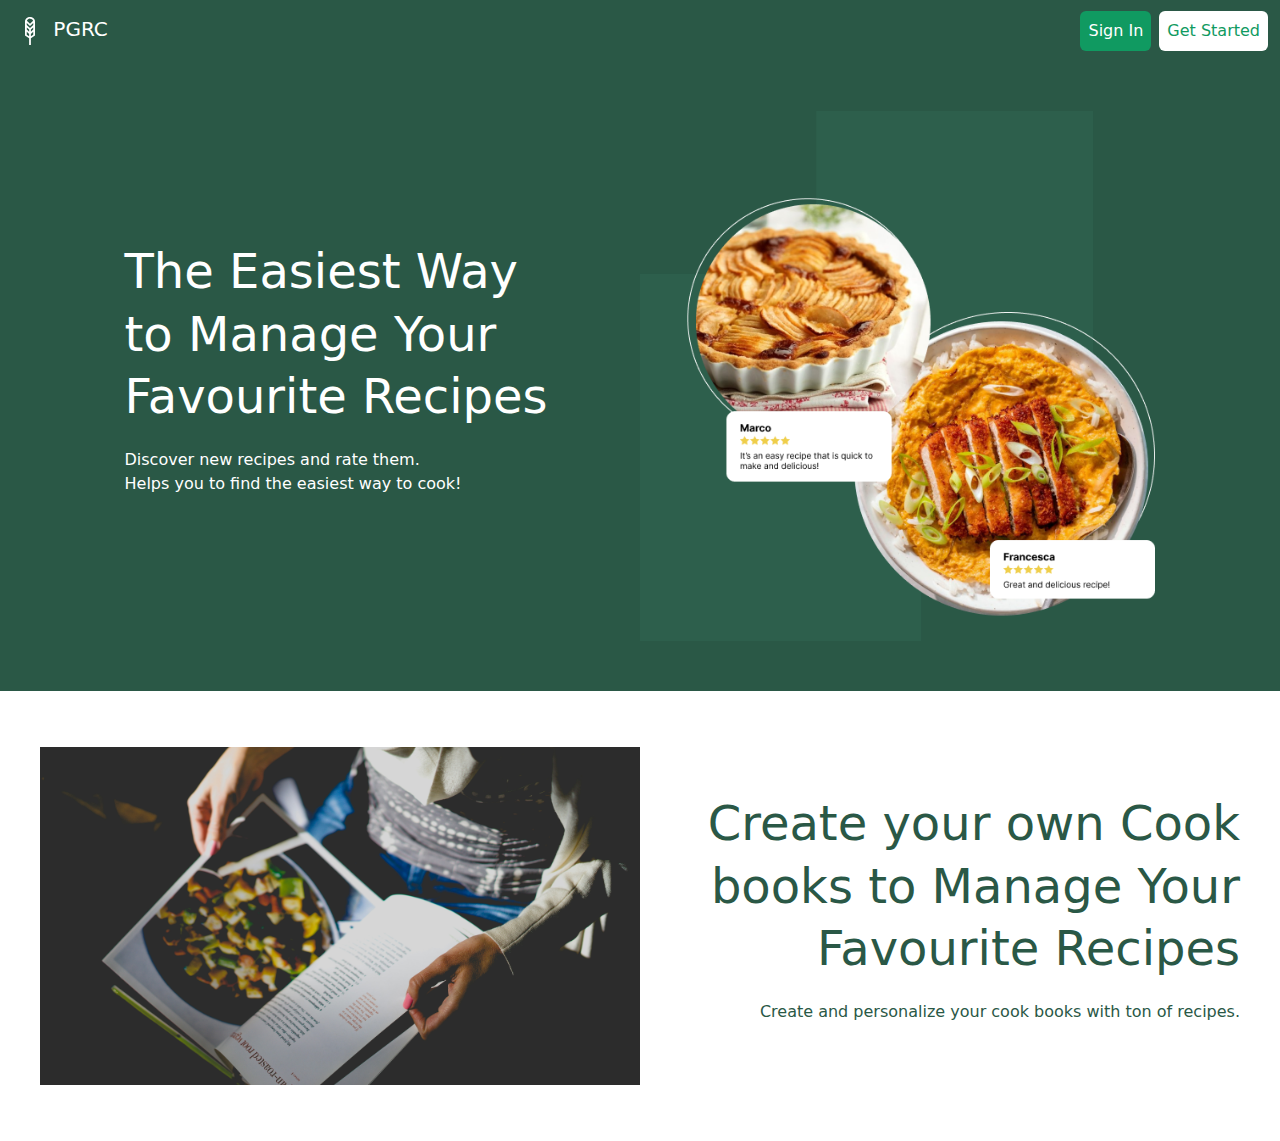
<file: pages/home.html>
<!DOCTYPE html>
<html lang="en">
  <head>
    <meta charset="utf-8" />
    <meta name="viewport" content="width=device-width, initial-scale=1" />
    <title>PGRC</title>
    <link rel="icon" href="../images/favicon.ico" />
    <link
      href="https://cdn.jsdelivr.net/npm/bootstrap@5.3.3/dist/css/bootstrap.min.css"
      rel="stylesheet"
      integrity="sha384-QWTKZyjpPEjISv5WaRU9OFeRpok6YctnYmDr5pNlyT2bRjXh0JMhjY6hW+ALEwIH"
      crossorigin="anonymous"
    />
    <link
      rel="stylesheet"
      href="https://cdn.jsdelivr.net/npm/bootstrap-icons/font/bootstrap-icons.css"
    />
    <link rel="stylesheet" href="../css/home.css" />

  </head>
  <body>
    <nav class="navbar navbar-expand-lg">
      <div class="container-fluid">
        <a class="navbar-brand" href="home.html">
          <img src="../images/logo.svg" alt="Logo" class="navbar-logo" />
          PGRC
        </a>
        <button
          class="navbar-toggler"
          type="button"
          data-bs-toggle="collapse"
          data-bs-target="#navbarSupportedContent"
          aria-controls="navbarSupportedContent"
          aria-expanded="false"
          aria-label="Toggle navigation"
        >
          <span class="navbar-toggler-icon"></span>
        </button>
        <div class="collapse navbar-collapse" id="navbarSupportedContent">
          <ul class="navbar-nav ms-auto">
            <li class="nav-item">
              <a class="nav-link btn btn-primary btn-submit me-lg-2 mb-2 mb-lg-0" href="login.html"
                >Sign In</a
              >
            </li>
            <li class="nav-item">
              <a class="nav-link btn btn-primary btn-submit2" href="register.html"
                >Get Started</a
              >
            </li>
          </ul>
        </div>
      </div>
    </nav>
    <div class="green-div">
      <div class="content-container">
        <div class="landing-text">
          <h1>
            The Easiest Way <br />
            to Manage Your <br />Favourite Recipes
          </h1>
          <p class="description">
            Discover new recipes and rate them.
            <br />
            Helps you to find the easiest way to cook!
          </p>
        </div>
        <div class="meals-image-container">
          <img src="../images/meals.png" class="meals" alt="Meals Image" />
        </div>
      </div>
    </div>
    <div class="white-div">
      <div class="content-container">
        <div class="book-image-container">
          <img src="../images/book_cover.jpg" class="book" alt="Book Image" />
        </div>
        <div class="landing-text2">
          <h1>
            Create your own Cook  <br />
            books to Manage Your <br />Favourite Recipes
          </h1>
          <p class="description">
            Create and personalize your cook books with ton of recipes.
          </p>
        </div>
      </div>
    </div>
    <script
      src="https://cdn.jsdelivr.net/npm/bootstrap@5.3.3/dist/js/bootstrap.bundle.min.js"
      integrity="sha384-YvpcrYf0tY3lHB60NNkmXc5s9fDVZLESaAA55NDzOxhy9GkcIdslK1eN7N6jIeHz"
      crossorigin="anonymous"
    ></script>
  </body>
</html>
</file>
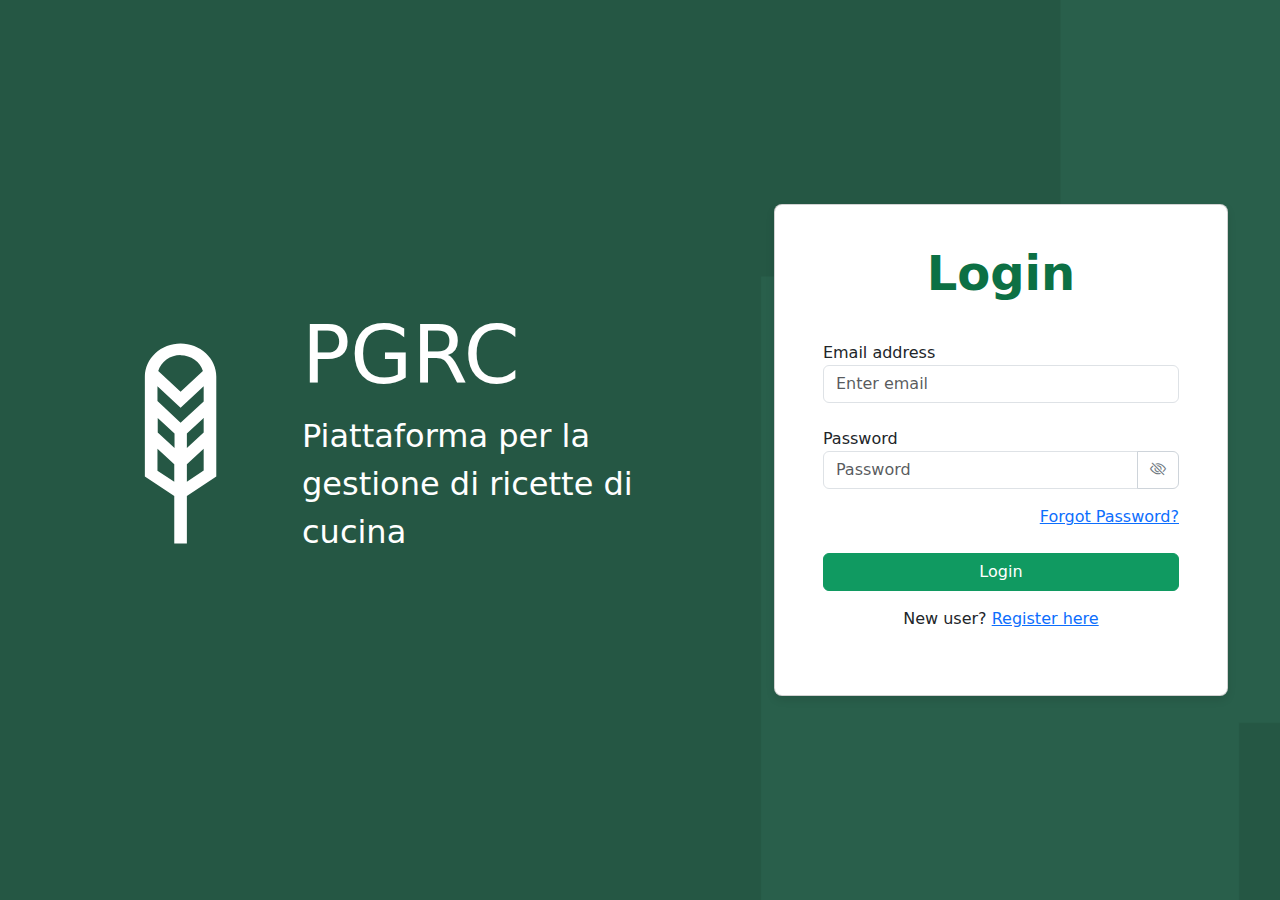
<file: pages/login.html>
<!DOCTYPE html>
<html lang="en">
  <head>
    <meta charset="utf-8" />
    <meta name="viewport" content="width=device-width, initial-scale=1" />
    <title>PGRC - Login</title>
    <link
      href="https://cdn.jsdelivr.net/npm/bootstrap@5.3.3/dist/css/bootstrap.min.css"
      rel="stylesheet"
      integrity="sha384-QWTKZyjpPEjISv5WaRU9OFeRpok6YctnYmDr5pNlyT2bRjXh0JMhjY6hW+ALEwIH"
      crossorigin="anonymous"
    />
    <link
      rel="stylesheet"
      href="https://cdn.jsdelivr.net/npm/bootstrap-icons@1.9.1/font/bootstrap-icons.css"
    />
    <link rel="stylesheet" href="../css/login.css" />
    <link rel="stylesheet" href="../css/home.css" />
  </head>
  <body>
    <div class="container">
      <div class="landing-header">
        <img src="../images/logo.svg" alt="PGRC Logo" class="logo" />
        <div class="landing-text3">
          <h1>PGRC</h1>
          <p class="description2">
            Piattaforma per la gestione di ricette di cucina
          </p>
        </div>
      </div>

      <div class="login-card card">
        <div class="card-title">Login</div>
        <div class="card-body">
          <form onsubmit="return loginUser()">
            <div class="form-group">
              <label for="email">Email address</label>
              <input
                type="email"
                class="form-control"
                id="email"
                placeholder="Enter email"
              />
            </div>
            <div class="form-group">
              <label for="password">Password</label>
              <div class="input-group mb-3">
                <input
                  type="password"
                  class="form-control"
                  id="password"
                  placeholder="Password"
                />
                <button
                  class="btn btn-outline-secondary"
                  type="button"
                  id="togglePassword"
                  onclick="togglePasswordVisibility()"
                >
                  <i
                    class="bi bi-eye-slash"
                    aria-hidden="true"
                    id="togglePasswordIcon"
                  ></i>
                </button>
              </div>
              <a href="#" class="forgot-password">Forgot Password?</a>
            </div>
            <button type="submit" class="btn btn-primary">Login</button>
          </form>
          <div class="register">
            <p>New user? <a href="register.html">Register here</a></p>
          </div>
        </div>
      </div>
    </div>
    <script src="../js/login.js"></script>
    <script
      src="https://cdn.jsdelivr.net/npm/bootstrap@5.3.3/dist/js/bootstrap.bundle.min.js"
      integrity="sha384-YvpcrYf0tY3lHB60NNkmXc5s9fDVZLESaAA55NDzOxhy9GkcIdslK1eN7N6jIeHz"
      crossorigin="anonymous"
    ></script>
  </body>
</html>
</file>
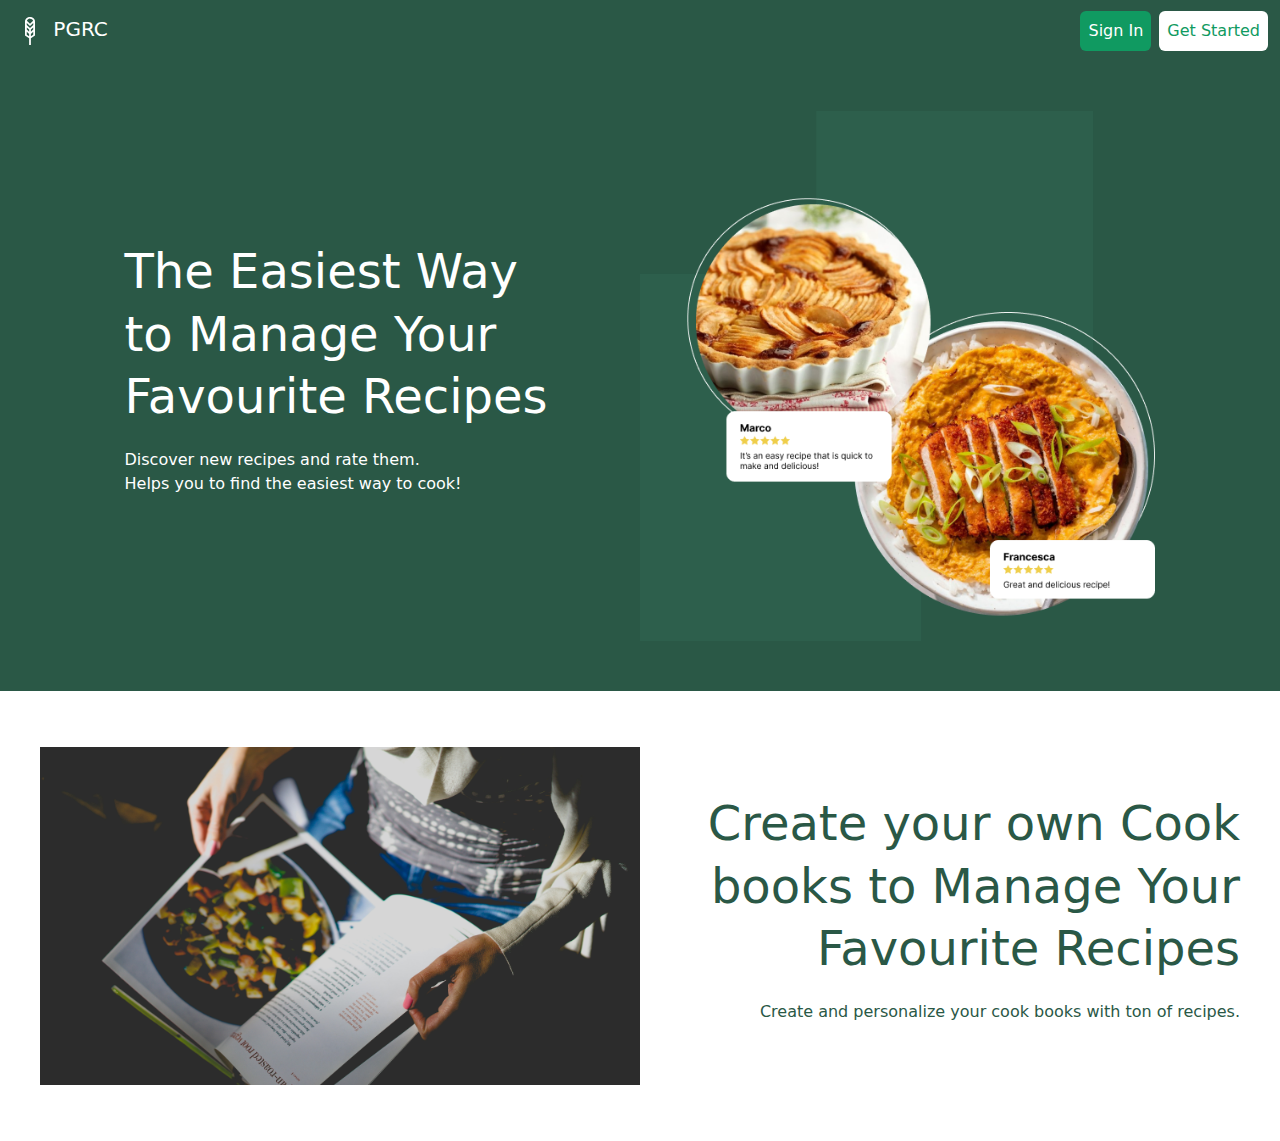
<file: pages/profile.html>
<!DOCTYPE html>
<html lang="en">
  <head>
    <meta charset="utf-8" />
    <meta name="viewport" content="width=device-width, initial-scale=1" />
    <title>PGRC</title>
    <link rel="icon" href="../images/favicon.ico" />
    <link
      href="https://cdn.jsdelivr.net/npm/bootstrap@5.3.3/dist/css/bootstrap.min.css"
      rel="stylesheet"
      integrity="sha384-QWTKZyjpPEjISv5WaRU9OFeRpok6YctnYmDr5pNlyT2bRjXh0JMhjY6hW+ALEwIH"
      crossorigin="anonymous"
    />
    <link
      rel="stylesheet"
      href="https://cdn.jsdelivr.net/npm/bootstrap-icons/font/bootstrap-icons.css"
    />
    <link rel="stylesheet" href="../css/home.css" />
    <link rel="stylesheet" href="../css/recipe.css" />
    <style>
      .tag-button {
        font-size: 0.8rem;
        padding: 0.2rem 0.5rem;
        margin: 0.1rem;
        color: #109a61;
        background-color: #fff;
        border: 1px solid #109a61;
        border-radius: 0.2rem;
        transition: background-color 0.3s, color 0.3s;
      }

      .tag-button.selected {
        background-color: #109a61;
        color: #fff;
      }
    </style>
  </head>
  <body>
    <nav class="navbar navbar-expand-lg">
      <div class="container-fluid">
        <a class="navbar-brand" href="#">
          <img src="../images/logo.svg" alt="Logo" />
          PGRC
        </a>
        <button
          class="navbar-toggler"
          type="button"
          data-bs-toggle="collapse"
          data-bs-target="#navbarSupportedContent"
          aria-controls="navbarSupportedContent"
          aria-expanded="false"
          aria-label="Toggle navigation"
        >
          <span class="navbar-toggler-icon"></span>
        </button>
        <div class="collapse navbar-collapse" id="navbarSupportedContent">
          <ul class="navbar-nav mx-auto mb-2 mb-lg-0">
            <li class="nav-item">
              <a class="nav-link" href="index.html">Browse</a>
            </li>
            <li class="nav-item">
              <a class="nav-link" href="book.html">Recipe Book</a>
            </li>
          </ul>
          <ul class="navbar-nav ms-auto">
            <li class="nav-item">
              <a class="nav-link" href="profile.html">
                <i class="bi bi-person"></i> Profile
              </a>
            </li>
          </ul>
        </div>
      </div>
    </nav>
    <div class="container mt-5">
      <div class="row">
        <div class="col-md-3">
          <div class="list-group" id="profileMenu">
            <a
              href="#"
              class="list-group-item list-group-item-action"
              data-section="profileInfo"
              >Profile Information</a
            >
            <a
              href="#"
              class="list-group-item list-group-item-action"
              data-section="userReviews"
              >Your Reviews</a
            >
            <a
              href="#"
              class="list-group-item list-group-item-action"
              data-section="accountActions"
              >Account Actions</a
            >
          </div>
        </div>
        <div class="col-md-9">
          <div id="profileInfo" class="section">
            <h2>Profile Information</h2>
            <div id="profileDetails">
              <p><strong>Name:</strong> <span id="profileName"></span></p>
              <p>
                <strong>Last Name:</strong> <span id="profileLastName"></span>
              </p>
              <p><strong>Email:</strong> <span id="profileEmail"></span></p>
              <p><strong>Tags:</strong> <span id="profileTags"></span></p>
              <button class="btn btn-primary btn-submit" id="modifyButton">
                Modify
              </button>
            </div>
            <form id="profileForm" class="d-none">
              <div class="mb-3">
                <label for="name" class="form-label">Name</label>
                <input type="text" class="form-control" id="name" required />
              </div>
              <div class="mb-3">
                <label for="lname" class="form-label">Last Name</label>
                <input type="text" class="form-control" id="lname" required />
              </div>
              <div class="mb-3">
                <label for="email" class="form-label">Email</label>
                <input type="email" class="form-control" id="email" required />
              </div>
              <div class="mb-3">
                <label for="tags" class="form-label">Tags</label>
                <div id="tagsContainer" class="d-flex flex-wrap gap-2"></div>
              </div>
              <div class="mb-3">
                <label for="password" class="form-label">New Password</label>
                <input type="password" class="form-control" id="password" />
              </div>
              <div class="mb-3">
                <label for="password2" class="form-label"
                  >Confirm Password</label
                >
                <input type="password" class="form-control" id="password2" />
              </div>
              <button type="submit" class="btn btn-primary btn-submit">
                Save Changes
              </button>
            </form>
          </div>

          <div id="userReviews" class="section d-none">
            <h2>Your Reviews</h2>
            <ul class="list-group" id="reviewsList"></ul>
          </div>

          <div id="accountActions" class="section d-none">
            <h2 class="mb-3">Account Actions</h2>
            <button
              type="button"
              class="btn btn-secondary mb-3"
              id="logoutButton"
            >
              Log Out
            </button>
            <button
              type="button"
              class="btn btn-danger mb-3"
              data-bs-toggle="modal"
              data-bs-target="#deleteAccountModal"
              id="deleteAccountButton"
            >
              Delete Account
            </button>
          </div>
        </div>
      </div>
    </div>

    <div
      class="modal fade"
      id="deleteAccountModal"
      tabindex="-1"
      aria-labelledby="deleteAccountModalLabel"
      aria-hidden="true"
    >
      <div class="modal-dialog">
        <div class="modal-content">
          <div class="modal-header">
            <h5 class="modal-title" id="deleteAccountModalLabel">
              Confirm Deletion
            </h5>
            <button
              type="button"
              class="btn-close"
              data-bs-dismiss="modal"
              aria-label="Close"
            ></button>
          </div>
          <div class="modal-body">
            Are you sure you want to delete your account? This action cannot be
            undone.
          </div>
          <div class="modal-footer">
            <button
              type="button"
              class="btn btn-secondary"
              data-bs-dismiss="modal"
            >
              Cancel
            </button>
            <button
              type="button"
              class="btn btn-danger"
              id="confirmDeleteButton"
            >
              Delete
            </button>
          </div>
        </div>
      </div>
    </div>
    <script src="../js/profile.js"></script>
    <script src="../js/validation.js"></script>
    <script
      src="https://cdn.jsdelivr.net/npm/bootstrap@5.3.3/dist/js/bootstrap.bundle.min.js"
      integrity="sha384-YvpcrYf0tY3lHB60NNkmXc5s9fDVZLESaAA55NDzOxhy9GkcIdslK1eN7N6jIeHz"
      crossorigin="anonymous"
    ></script>
  </body>
</html>
</file>
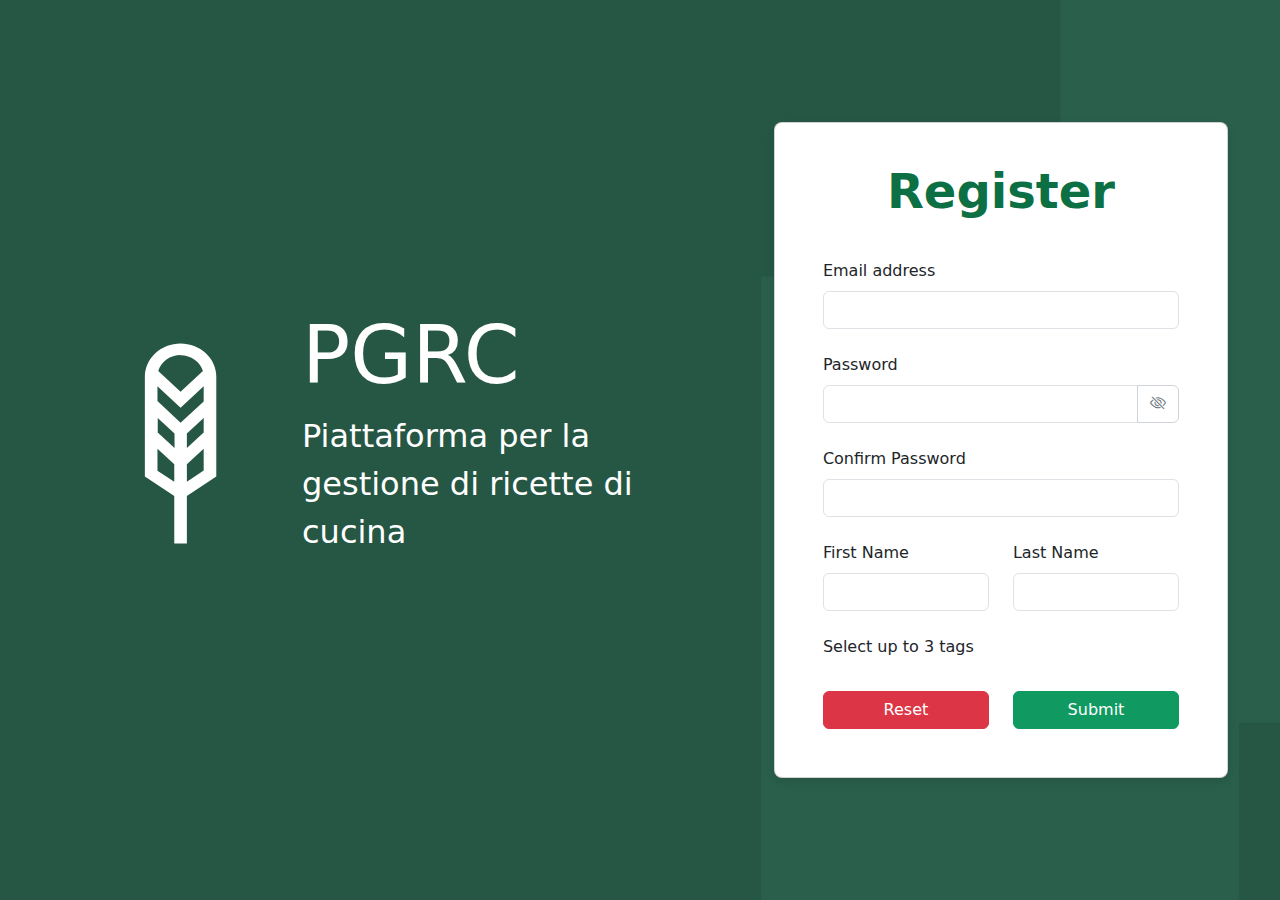
<file: pages/register.html>
<!DOCTYPE html>
<html lang="en">
  <head>
    <meta charset="utf-8" />
    <meta name="viewport" content="width=device-width, initial-scale=1" />
    <title>PGRC</title>
    <link
      href="https://cdn.jsdelivr.net/npm/bootstrap@5.3.3/dist/css/bootstrap.min.css"
      rel="stylesheet"
      integrity="sha384-QWTKZyjpPEjISv5WaRU9OFeRpok6YctnYmDr5pNlyT2bRjXh0JMhjY6hW+ALEwIH"
      crossorigin="anonymous"
    />
    <link
      rel="stylesheet"
      href="https://cdn.jsdelivr.net/npm/bootstrap-icons@1.9.1/font/bootstrap-icons.css"
    />
    <link rel="stylesheet" href="../css/register.css" />
    <link rel="stylesheet" href="../css/home.css" />
  </head>
  <body>
    <div class="container">
      <div class="landing-header">
        <img src="../images/logo.svg" alt="PGRC Logo" class="logo" />
        <div class="landing-text3">
          <h1>PGRC</h1>
          <p class="description2">
            Piattaforma per la gestione di ricette di cucina
          </p>
        </div>
      </div>
      <div class="register-card card">
        <div class="card-title">Register</div>
        <div class="card-body">
          <form id="registerForm" onsubmit="return validateForm();">
            <div class="form-group">
              <label for="email" class="form-label">Email address</label>
              <input
                name="email"
                id="email"
                class="form-control"
                type="email"
                required
              />
            </div>

            <div class="form-group">
              <label for="password" class="form-label">Password</label>
              <div class="input-group mb-3">
                <input
                  name="password"
                  id="password"
                  class="form-control"
                  type="password"
                  required
                />
                <button
                  class="btn btn-outline-secondary"
                  type="button"
                  id="togglePassword"
                  onclick="togglePasswordVisibility()"
                >
                  <i
                    class="bi bi-eye-slash"
                    aria-hidden="true"
                    id="togglePasswordIcon"
                  ></i>
                </button>
              </div>
            </div>

            <div class="form-group">
              <label for="password2" class="form-label">Confirm Password</label>
              <div class="input-group mb-3">
                <input
                  name="password2"
                  id="password2"
                  class="form-control"
                  type="password"
                  required
                />
              </div>
            </div>

            <div class="row">
              <div class="col">
                <div class="form-group">
                  <label for="name" class="form-label">First Name</label>
                  <input
                    name="name"
                    id="name"
                    class="form-control"
                    type="text"
                    required
                  />
                </div>
              </div>
              <div class="col">
                <div class="form-group">
                  <label for="lname" class="form-label">Last Name</label>
                  <input
                    name="lname"
                    id="lname"
                    class="form-control"
                    type="text"
                    required
                  />
                </div>
              </div>
            </div>
            <div class="form-group">
              <label class="form-label">Select up to 3 tags</label>
              <div id="tagsContainer" class="d-flex flex-wrap gap-2"></div>
            </div>
            <div class="row">
              <div class="col">
                <button type="reset" class="btn btn-danger">Reset</button>
              </div>
              <div class="col">
                <button type="submit" class="btn btn-primary">Submit</button>
              </div>
            </div>
          </form>
        </div>
      </div>
    </div>
    <script src="../js/script.js"></script>
    <script
      src="https://cdn.jsdelivr.net/npm/bootstrap@5.3.3/dist/js/bootstrap.bundle.min.js"
      integrity="sha384-YvpcrYf0tY3lHB60NNkmXc5s9fDVZLESaAA55NDzOxhy9GkcIdslK1eN7N6jIeHz"
      crossorigin="anonymous"
    ></script>
  </body>
</html>
</file>
<file: css/home.css>
.navbar {
  background-color: #2A5846 !important;
}

.navbar-nav .nav-link .btn-submit {
  background-color: #109A61 !important;
  border-color: #109A61 !important;
}

.navbar-brand {
  color: white !important;
}

.navbar-toggler {
  border-color: white !important; 
}

.navbar-toggler-icon {
  filter: brightness(0) invert(1); 
}

.green-div {
  background-color: #2A5846;
  height: 70vh; 
  display: flex;
  align-items: center; 
  justify-content: center;
  padding: 20px;

  box-sizing: border-box;
}

.white-div {
  background-color: #ffffff; 
  height: 50vh; 
  display: flex;
  align-items: center; 
  justify-content: center; 
  padding: 20px;
  box-sizing: border-box;
}

.content-container {
  display: flex;
  justify-content: space-between; 
  align-items: center; 
  max-width: 1200px; 
  margin: 0 auto; 
}

.landing-text {
  color: white;
  text-align: left; 
  max-width: 50%;
}

.landing-text3 {
  color: white;
  text-align: left; /* Align text to the left */
  max-width: 50%; /* Take up to 50% of parent width */
  flex-grow: 1
}

.landing-text2 {
  color: #2A5846; /* Adjusted text color */
  text-align: right; /* Align text to the right */
  max-width: 50%; /* Take up to 50% of parent width */
}

.landing-text h1,
.landing-text2 h1 {
  font-size: 3rem; 
  line-height: 1.3;
}

.landing-text3 h1 {
  font-size: 5rem; 

}

.description {
  font-size: 1rem; /* Adjust font size for description */
  margin-top: 20px; /* Add margin top for spacing */
}

.meals-image-container {
  text-align: right; /* Align image to the right */
  max-width: 50%; /* Take up to 50% of parent width */
}

.book-image-container {
  text-align: left; /* Align image to the left */
  max-width: 50%; /* Take up to 50% of parent width */
}

.meals {
  max-width: 100%; /* Ensure images maintain their original dimensions */
  height: auto; /* Ensure images maintain their original dimensions */
}

.book {
  max-width: 100%; /* Ensure images maintain their original dimensions */
  height: auto; /* Ensure images maintain their original dimensions */
}

.navbar .btn-submit {
  border: #109A61;
  background-color: #109A61;
  color: #fff;
}

.navbar .btn-submit:hover {
  background-color: #0c7044;
  color: #fff;
}

.navbar .btn-submit2 {
  border: #fff;
  background-color: #fff;
  color: #109A61;
}

.navbar .btn-submit2:hover {
  background-color: #e0e0e0; /* Darker background color on hover */
  border-color: #e0e0e0; /* Darker border color on hover */
}

.logo {
  width: 250;
  height: 250px;

}

.landing-header {
  display: flex;
  align-items: center;
  margin-bottom: 20px; /* Optional: Add margin if needed */
}

.description2 {
  font-size: 2rem; /* Adjust font size for description */
  margin-top: 5px; /* Add margin top for spacing */
}
</file>
<file: css/login.css>
body {
    display: flex;
    justify-content: flex-end;
    align-items: center;
    height: 100vh;
    background-image: url("../images/landing.png");
    background-size: cover;
    background-repeat: no-repeat; 
    background-position: center center; 
}

.container {
    display: flex;
    justify-content: space-between;
    gap: auto;
    align-items: center; 
    max-width: 1200px; 
    margin: 0 auto; Center content horizontally
}
.login-card {
    background-color: white;
    width: 600px;
    padding: 2rem;
    box-shadow: 0 4px 8px rgba(0, 0, 0, 0.1);
    border-radius: 0.5rem;
    margin-left: auto;
}
.login-card .form-group {
    margin-bottom: 1.5rem;
}

.login-card .btn-primary {
    width: 100%;
    background-color: #109A61; 
    border-color: #109A61;
}
.login-card .card-title {
    text-align: center;
    font-size: 3rem;
    font-weight: bold;
    margin-bottom: 1rem;
    color: #0c7044;
}

.login-card .btn-primary:hover, .btn-primary:active {
    background-color: #0c7044; 
    border-color: #0c7044;
}
.login-card .forgot-password {
    display: block;
    text-align: right;
    margin-top: 1rem;
    margin-bottom: 1rem;
}
.login-card .register {
    text-align: center;
    margin-top: 1rem;
} 

#togglePassword {
    border-color: #ced4da;
  }
</file>
<file: css/recipe.css>
.navbar-nav .nav-link {
  color: white !important; 
}

.btn-submit {
    background-color: #109A61 !important; 
    border-color: #109A61 !important; 
    
  }
  
  .btn-submit:hover {
    background-color: #0c7044 !important;
    border-color: #0c7044 !important; 
  }

  .bg-submit {
    background-color: #109A61 !important; 

  }

  .navbar-nav {
    display: flex;
    flex-grow: 1;
    justify-content: center;
  }
  .navbar-nav.ms-auto {
    flex-grow: 0;
  }
</file>
<file: css/register.css>
body {
    display: flex;
    justify-content: flex-end;
    align-items: center;
    height: 100vh;
    background-image: url('../images/landing.png');
    background-size: cover; 
    background-repeat: no-repeat; 
    background-position: center center; 
}
.register-card {
    width: 600px;
    padding: 2rem;
    box-shadow: 0 4px 8px rgba(0, 0, 0, 0.1);
    border-radius: 0.5rem;
    margin-left: auto;
}
.register-card .form-group {
    margin-bottom: 1.5rem;
}
.register-card .btn-danger, .btn-primary {
    width: 100%;
}

.register-card .btn-primary {
    background-color: #109A61; 
    border-color: #109A61;
}

.register-card .btn-primary:hover {
    background-color: #0c7044; 
    border-color: #0c7044;
}
.register-card .card-title {
    text-align: center;
    font-size: 3rem;
    font-weight: bold;
    margin-bottom: 1rem;
    color: #0c7044;
}


#togglePassword {
    border-color: #ced4da;
  }

.tag-button {
    font-size: 0.8rem;
    padding: 0.2rem 0.5rem;
    margin: 0.1rem;
    color: #109a61;
    background-color: #fff;
    border: 1px solid #109a61;
    border-radius: 0.2rem;
    transition: background-color 0.3s, color 0.3s;
  }

.tag-button:hover {
    background-color: #109a61;
    border-color: #109a61;
    color: #fff;
    }

.tag-button.selected {
    background-color: #109a61;
    color: #fff;
  }

.container {
    display: flex;
    justify-content: space-between;
    align-items: center;
    max-width: 1200px;
    margin: 0 auto;
  }
</file>
